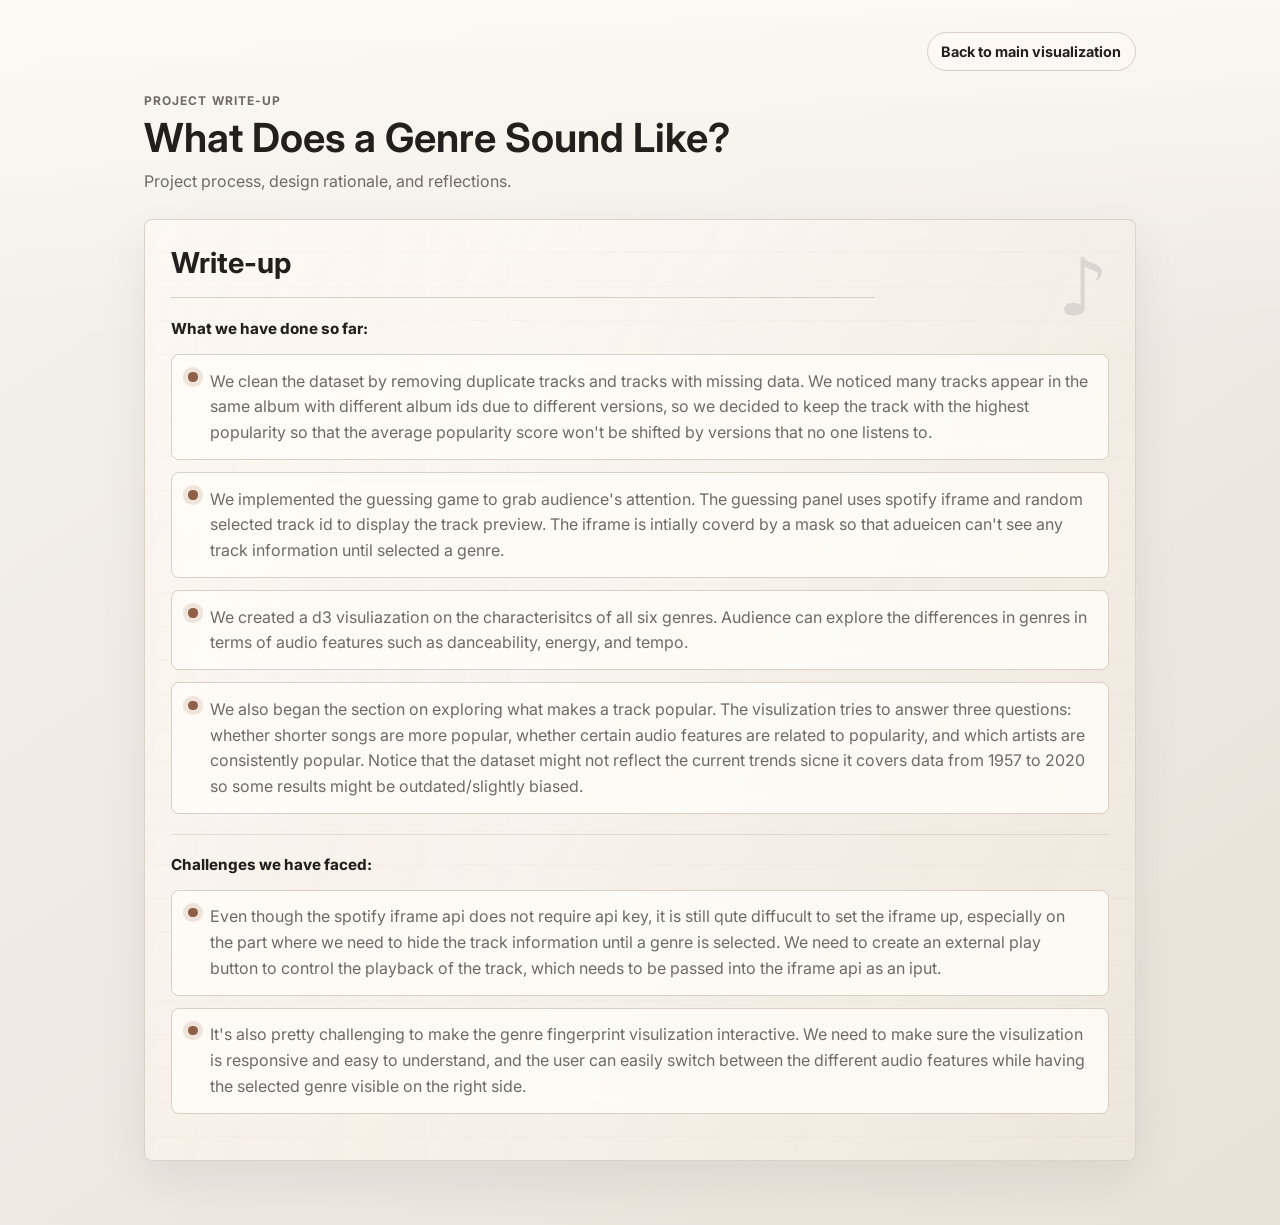
<file: writeup/index.html>
<!DOCTYPE html>
<html lang="en">
<head>
  <meta charset="UTF-8">
  <meta name="viewport" content="width=device-width, initial-scale=1.0">
  <meta name="theme-color" content="#f3e4d4">
  <title>Write-up | What Does a Genre Sound Like?</title>
  <link rel="preconnect" href="https://fonts.googleapis.com">
  <link rel="preconnect" href="https://fonts.gstatic.com" crossorigin>
  <link
    href="https://fonts.googleapis.com/css2?family=Inter:wght@400;500;600;700&display=swap"
    rel="stylesheet"
  >
  <link rel="stylesheet" href="style.css?v=5">
</head>
<body>
  <header class="writeup-header">
    <nav class="writeup-nav" aria-label="Site navigation">
      <a href="../index.html">Back to main visualization</a>
    </nav>
    <p class="label">Project write-up</p>
    <h1>What Does a Genre Sound Like?</h1>
    <p>
      Project process, design rationale, and reflections.
    </p>
  </header>

  <main class="writeup-main">
    <section class="writeup-card">
      <h2>Write-up</h2>
      <div class="writeup-section">
        <p class="writeup-section-title">What we have done so far:</p>
        <ul>
          <li>
            We clean the dataset by removing duplicate tracks and tracks with missing data.
            We noticed many tracks appear in the same album with different album ids due to different versions,
            so we decided to keep the track with the highest popularity so that the average popularity score
            won't be shifted by versions that no one listens to.
          </li>

          <li>
            We implemented the guessing game to grab audience's attention. The guessing panel uses spotify iframe
            and random selected track id to display the track preview. The iframe is intially coverd by a mask so that
            adueicen can't see any track information until selected a genre.
          </li>

          <li>
            We created a d3 visuliazation on the characterisitcs of all six genres. Audience can explore the
            differences in genres in terms of audio features such as danceability, energy, and tempo.
          </li>

          <li>
            We also began the section on exploring what makes a track popular. The visulization tries to answer
            three questions: whether shorter songs are more popular, whether certain audio features are related to popularity,
            and which artists are consistently popular. Notice that the dataset might not reflect the current trends sicne it
            covers data from 1957 to 2020 so some results might be outdated/slightly biased.
          </li>
        </ul>
      </div>

      <div class="writeup-section">
        <p class="writeup-section-title">Challenges we have faced:</p>
        <ul>
          <li>
            Even though the spotify iframe api does not require api key, it is still qute diffucult to set the iframe up,
            especially on the part where we need to hide the track information until a genre is selected. We need to create
            an external play button to control the playback of the track, which needs to be passed into the iframe api as an iput.
          </li>
          <li>
            It's also pretty challenging to make the genre fingerprint visulization interactive. We need to make sure the
            visulization is responsive and easy to understand, and the user can easily switch between the different audio features
            while having the selected genre visible on the right side.
          </li>
        </ul>
      </div>
    </section>
  </main>
</body>
</html>
</file>
<file: writeup/style.css>
:root {
  --bg: #f5f2ed;
  --bg-deep: #e8e2d8;
  --surface: #fffdf8;
  --text: #22201d;
  --muted: #6f6a63;
  --ring: #d8d0c5;
  --accent: #8f5f47;
  --accent-hover: #734c39;
  --accent-soft: rgba(143, 95, 71, 0.14);
  --shadow: rgba(34, 32, 29, 0.08);
  --font-sans: "Inter", ui-sans-serif, system-ui, -apple-system, "Segoe UI", Roboto,
    "Helvetica Neue", Arial, sans-serif;
}

html {
  color-scheme: light;
  font-family: var(--font-sans);
}

*,
*::before,
*::after {
  box-sizing: border-box;
  font-family: inherit;
}

body {
  margin: 0;
  min-height: 100vh;
  color: var(--text);
  background:
    linear-gradient(180deg, rgba(255, 253, 248, 0.72) 0, rgba(255, 253, 248, 0) 22rem),
    linear-gradient(145deg, var(--bg) 0%, var(--bg-deep) 100%);
  line-height: 1.6;
}

body::before {
  content: none;
}

.writeup-header,
.writeup-main {
  width: min(100%, 1040px);
  margin: 0 auto;
  padding-inline: clamp(1rem, 4vw, 1.5rem);
}

.writeup-header {
  padding-top: 2rem;
}

.writeup-nav {
  display: flex;
  justify-content: flex-end;
  margin-bottom: 1.25rem;
}

.writeup-nav a {
  display: inline-flex;
  align-items: center;
  min-height: 2.25rem;
  padding: 0.45rem 0.85rem;
  color: var(--text);
  text-decoration: none;
  background: rgba(255, 250, 246, 0.72);
  border: 1px solid var(--ring);
  border-radius: 999px;
  font-size: 0.9rem;
  font-weight: 700;
  transition: background 0.15s ease, border-color 0.15s ease, color 0.15s ease;
}

.writeup-nav a:hover,
.writeup-nav a:focus-visible {
  color: #fffaf6;
  background: var(--accent);
  border-color: var(--accent);
}

.label {
  margin: 0 0 0.35rem;
  color: var(--muted);
  font-size: 0.75rem;
  font-weight: 700;
  letter-spacing: 0.09em;
  text-transform: uppercase;
}

h1,
h2,
p {
  letter-spacing: 0;
}

h1 {
  max-width: 44rem;
  margin: 0 0 0.5rem;
  font-size: clamp(1.75rem, 4vw, 2.5rem);
  font-weight: 650;
  line-height: 1.12;
}

.writeup-header p:last-child {
  max-width: 42rem;
  margin: 0;
  color: var(--muted);
  font-size: 1rem;
}

.writeup-main {
  padding-block: 1.5rem 4rem;
}

.writeup-card {
  position: relative;
  overflow: hidden;
  padding: clamp(1.1rem, 3vw, 1.65rem);
  background:
    linear-gradient(115deg, rgba(255, 253, 248, 0.9) 0%, rgba(248, 243, 235, 0.84) 52%, rgba(238, 231, 221, 0.82) 100%);
  border: 1px solid rgba(216, 208, 197, 0.9);
  border-radius: 8px;
  box-shadow: 0 18px 48px rgba(34, 32, 29, 0.07);
}

.writeup-card::before {
  position: absolute;
  inset: 0;
  z-index: 0;
  content: "";
  background:
    repeating-linear-gradient(
      0deg,
      transparent 0 23px,
      rgba(198, 123, 92, 0.09) 23px 24px,
      transparent 24px 34px
    ),
    linear-gradient(90deg, rgba(198, 123, 92, 0.08), transparent 42%);
  opacity: 0.45;
  pointer-events: none;
}

.writeup-card::after {
  position: absolute;
  top: clamp(1rem, 3vw, 1.65rem);
  right: clamp(1rem, 3vw, 1.65rem);
  z-index: 0;
  content: "♪";
  color: rgba(34, 32, 29, 0.12);
  font-size: clamp(3rem, 8vw, 5rem);
  font-weight: 700;
  line-height: 1;
  pointer-events: none;
}

.writeup-card > * {
  position: relative;
  z-index: 1;
}

h2 {
  max-width: 44rem;
  margin: 0 0 1.35rem;
  padding-bottom: 1rem;
  border-bottom: 1px solid var(--ring);
  font-size: clamp(1.35rem, 3vw, 1.8rem);
  line-height: 1.2;
}

.writeup-section {
  display: grid;
  gap: 0.9rem;
  padding-block: 1.25rem;
  border-top: 1px solid rgba(216, 208, 197, 0.72);
}

.writeup-section:first-of-type {
  border-top: 0;
  padding-top: 0;
}

.writeup-section-title {
  margin: 0;
  color: var(--text);
  font-size: 0.95rem;
  font-weight: 750;
  line-height: 1.35;
}

.writeup-section ul {
  display: grid;
  gap: 0.75rem;
  margin: 0;
  padding: 0;
  list-style: none;
}

.writeup-section li {
  position: relative;
  padding: 0.85rem 1rem 0.85rem 2.35rem;
  color: var(--muted);
  background: rgba(255, 253, 248, 0.82);
  border: 1px solid var(--ring);
  border-radius: 8px;
  box-shadow: none;
  backdrop-filter: blur(10px);
  -webkit-backdrop-filter: blur(10px);
}

.writeup-section li::before {
  position: absolute;
  top: 1.08rem;
  left: 1rem;
  width: 0.58rem;
  height: 0.58rem;
  content: "";
  background: var(--accent);
  border-radius: 50%;
  box-shadow: 0 0 0 0.32rem var(--accent-soft);
}

@media (max-width: 760px) {
  .writeup-nav {
    justify-content: flex-start;
  }
}

@media (max-width: 520px) {
  h1 {
    font-size: clamp(2rem, 12vw, 3rem);
  }

  .writeup-card {
    padding: 1rem;
  }

  .writeup-section li {
    padding: 0.8rem 0.85rem 0.8rem 2.15rem;
  }

  .writeup-section li::before {
    left: 0.82rem;
  }
}
</file>
